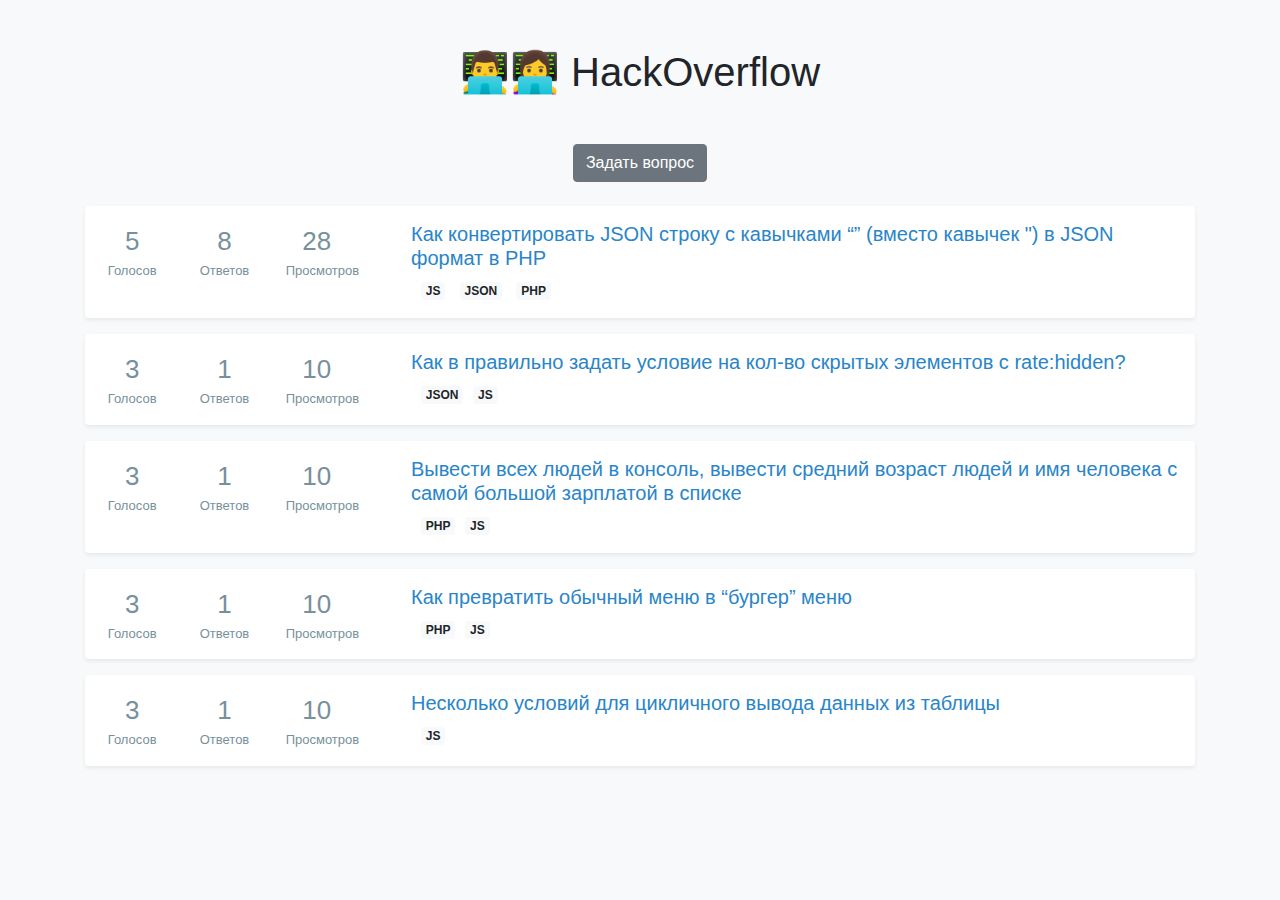
<file: index.html>
<!DOCTYPE html>
<html lang="en">
	<head>
		<!-- Required meta tags -->
		<meta charset="utf-8" />
		<meta
			name="viewport"
			content="width=device-width, initial-scale=1, shrink-to-fit=no"
		/>
		<!-- Bootstrap CSS -->
		<link rel="stylesheet" href="libs/bootstrap/css/bootstrap.min.css" />
		<!-- User CSS -->
		<link rel="stylesheet" href="css/main.css" />
		<!-- Title -->
		<title>Главная страница</title>
	</head>
	<body>
		<div class="container">

			<h1 class="text-center mt-5 mb-5">👨‍💻👩‍💻 HackOverflow</h1>
			<div class="text-center mb-4">
				<a href="new.html" class="btn btn-secondary">Задать вопрос</a>	
            </div>
            <div data-cardsplace>

			<!-- Карточка -->
			<div class="my-3 p-3 bg-white rounded shadow-sm">
				<div class="row">
					<div class="col-1 text-muted">
						<div class="rate">
							<div class="rate__value">5</div>
							<div class="rate__name">Голосов</div>
						</div>
					</div>
					<div class="col-1 text-muted">
						<div class="rate">
							<div class="rate__value">8</div>
							<div class="rate__name">Ответов</div>
						</div>
					</div>
					<div class="col-1 text-muted">
						<div class="rate">
							<div class="rate__value">28</div>
							<div class="rate__name">Просмотров</div>
						</div>
					</div>
					<div class="col pl-5">
						<div class="question-title-wrapper">
							<h5 class="question-title">
								<a href="inner.html"
									>Как конвертировать JSON строку с кавычками
									“” (вместо кавычек ") в JSON формат в PHP</a
								>
							</h5>
							<div class="question-badges-wrapper">
								<a href="#" class="badge badge-light">JS</a>
								<a href="#" class="badge badge-light">JSON</a>
								<a href="#" class="badge badge-light">PHP</a>
							</div>
						</div>
					</div>
				</div>
			</div>
            <!-- //Карточка -->
        </div>
        </div>
            
		<!-- Optional JavaScript -->
		<!-- jQuery first, then Popper.js, then Bootstrap JS -->
		<script src="libs/jquery/jquery-3.3.1.min.js"></script>
		<!-- <script src="libs/popper/popper.min.js"></script> -->
		<script src="libs/bootstrap/js/bootstrap.min.js"></script>
        <!-- User JS -->
        <script src="js/Database.js"></script>
        <script src="js/Location.js"></script>
        <script src="js/Card.js"></script>
        <script src="js/index.js"></script>
	</body>
</html>
</file>
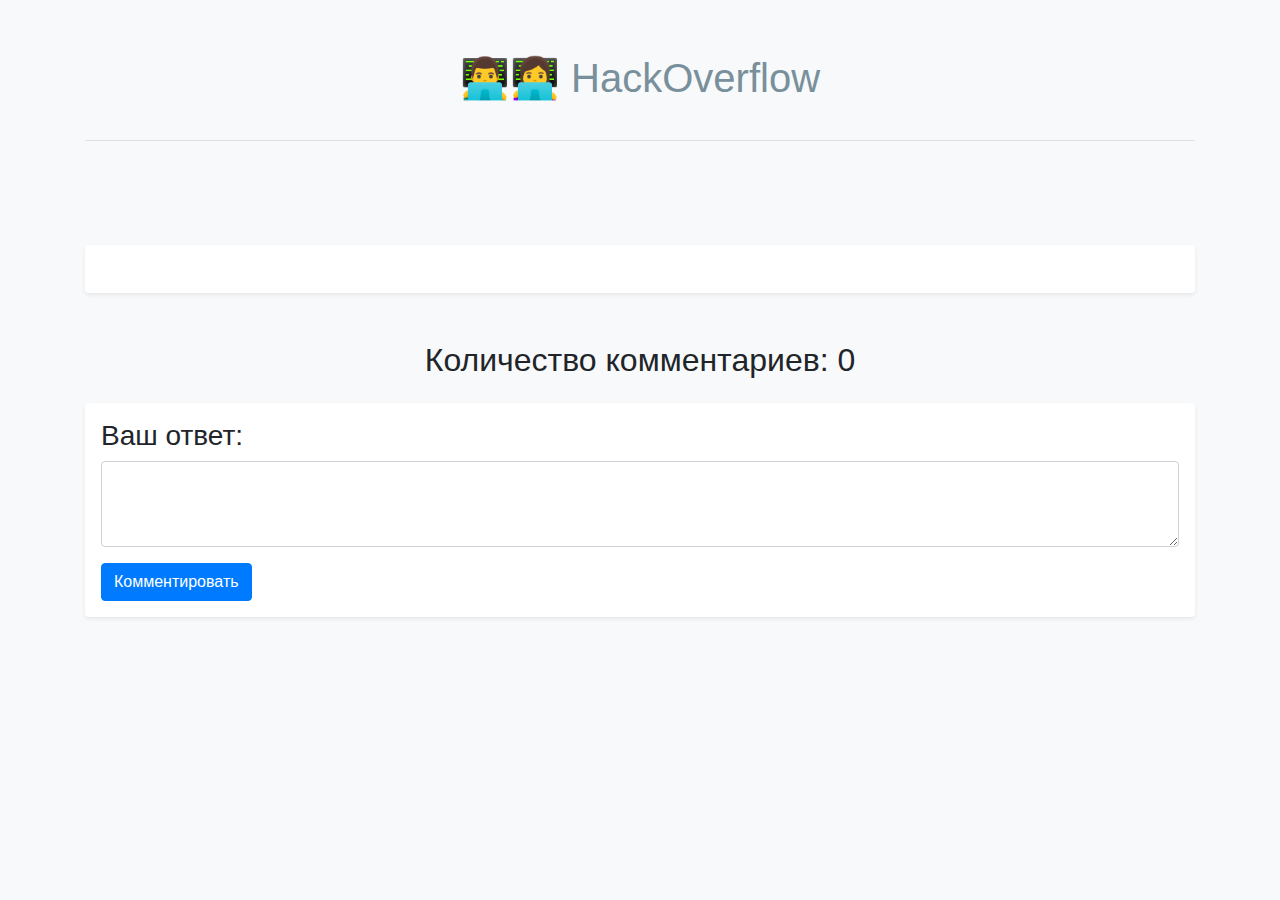
<file: inner.html>
<!DOCTYPE html>
<html lang="en">
	<head>
		<!-- Required meta tags -->
		<meta charset="utf-8" />
		<meta
			name="viewport"
			content="width=device-width, initial-scale=1, shrink-to-fit=no"
		/>
		<!-- Bootstrap CSS -->
		<link rel="stylesheet" href="libs/bootstrap/css/bootstrap.min.css" />
		<!-- User CSS -->
		<link rel="stylesheet" href="css/main.css" />
		<!-- Title -->
		<title>Страница вопроса</title>
		<link
			rel="stylesheet"
			href="https://cdnjs.cloudflare.com/ajax/libs/font-awesome/5.11.2/css/all.min.css"
		/>
	</head>
	<body>
		<div class="container">
			<div class="site-title-wrapper">
				<a href="index.html" class="site-title">👨‍💻👩‍💻 HackOverflow</a>
			</div>
			<hr />

			<div class="row mt-5 mb-5">
				<div class="col-8 offset-2 text-center">
					<h2 data-titleplace></h2>
					<div class="question-badges-wrapper" data-badgesplace>
						<!-- <a href="#" class="badge badge-dark">JS</a>
						<a href="#" class="badge badge-dark">JSON</a>
						<a href="#" class="badge badge-dark">PHP</a> -->
					</div>
				</div>
			</div>

			<!-- Вопрос -->
			<div class="my-3 p-3 bg-white rounded shadow-sm">
				<div class="row" data-contentplace>
					<div class="col">
						<pre></pre>
					</div>
				</div>
			</div>
			<!-- //Вопрос -->

			<div class="row mt-5 mb-3">
				<div class="col-8 offset-2 text-center">
					<h2>
						Количество комментариев: <span data-comentsnumberplace>0</span> 
					</h2>
				</div>
			</div>
			
			<div data-commentplace></div>

			<!-- Оставить комментарий -->
			<div class="my-3 p-3 bg-white rounded shadow-sm">
				<div class="row">
					<div class="col-12">
						<form action="">
							<div class="form-group">
								<h3>Ваш ответ:</h3>
								<textarea
									class="form-control"
									id="exampleFormControlTextarea1"
									rows="3"
									data-commentplace
								></textarea>
							</div>
							<button type="submit" class="btn btn-primary" data-addcommentbutton>
								Комментировать
							</button>
						</form>
					</div>
				</div>
			</div>
			<!-- //Оставить комментарий -->


		<!-- Optional JavaScript -->
		<!-- jQuery first, then Popper.js, then Bootstrap JS -->
		<script src="libs/jquery/jquery-3.3.1.min.js"></script>
		<script src="libs/popper/popper.min.js"></script>
		<script src="libs/bootstrap/js/bootstrap.min.js"></script>
		<!-- User JS -->
		<script src="js/Database.js"></script>
        <script src="js/Location.js"></script>
		<script src="js/Card.js"></script>
		<script src="js/CommentView.js"></script>
		<script src="js/inner.js"></script>
	</body>
</html>
</file>
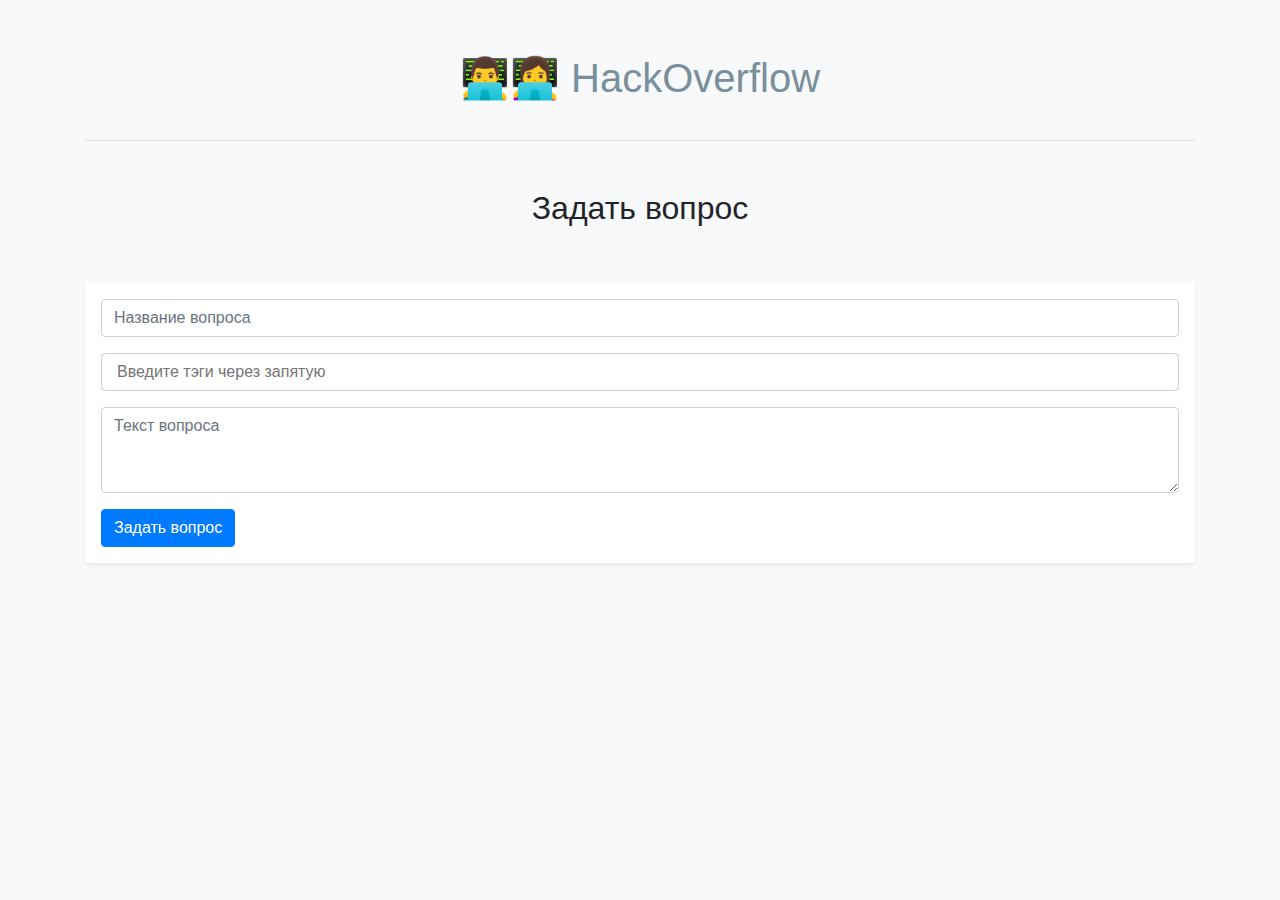
<file: new.html>
<!DOCTYPE html>
<html lang="en">
	<head>
		<!-- Required meta tags -->
		<meta charset="utf-8" />
		<meta
			name="viewport"
			content="width=device-width, initial-scale=1, shrink-to-fit=no"
		/>
		<!-- Bootstrap CSS -->
		<link rel="stylesheet" href="libs/bootstrap/css/bootstrap.min.css" />
		<!-- User CSS -->
		<link rel="stylesheet" href="css/main.css" />
		<!-- Title -->
		<title>Создать вопрос</title>
		<link
			rel="stylesheet"
			href="https://cdnjs.cloudflare.com/ajax/libs/font-awesome/5.11.2/css/all.min.css"
		/>
	</head>
	<body>
		<div class="container">
			<div class="site-title-wrapper">
				<a href="index.html" class="site-title">👨‍💻👩‍💻 HackOverflow</a>
			</div>
			<hr />

			<div class="row mt-5 mb-5">
				<div class="col-8 offset-2 text-center">
					<h2>
						Задать вопрос
					</h2>
				</div>
			</div>

			<!-- Форма вопроса -->
			<div class="my-3 p-3 bg-white rounded shadow-sm">
				<div class="row">
					<div class="col-12">
						<form action="">
							<div class="form-group">
                                <input 
                                    class="form-control" 
                                    type="text" 
									placeholder="Название вопроса"
									data-titleplace
                                >
                            </div>
                            <div class="form-group">
                                <div class="form-control badges-input" >
                                    <input type="text" class="input-for-badges" data-badges placeholder="Введите тэги через запятую">
                                </div>
                            </div>
                            
							<div class="form-group">
								<textarea
									class="form-control"
                                    rows="3"
									placeholder="Текст вопроса"
									data-contentplace
								></textarea>
							</div>
							<button type="submit" class="btn btn-primary" data-addproblem>
								Задать вопрос
							</button>
						</form>
					</div>
				</div>
			</div>
			<!-- // Форма вопроса  -->


		<!-- Optional JavaScript -->
		<!-- jQuery first, then Popper.js, then Bootstrap JS -->
		<script src="libs/jquery/jquery-3.3.1.min.js"></script>
		<script src="libs/popper/popper.min.js"></script>
		<script src="libs/bootstrap/js/bootstrap.min.js"></script>
		<!-- User JS -->
		<script src="js/Database.js"></script>
        <script src="js/Location.js"></script>
		<script src="js/new.js"></script>
	</body>
</html>
</file>
<file: css/main.css>
html,
body {
	background-color: #f8f9fa;
}

a {
	color: #2985c8;
}

.site-title-wrapper {
	padding: 3rem 0px 1rem;
	text-align: center;

}

.site-title {
	font-size: 40px;
	color: #78909C;
	font-weight: 500;
}

.site-title:hover {
	text-decoration: none;
}

.rate {
	display: flex;
	flex-direction: column;
	color: #78909c;
	text-align: center;
}

.rate__value {
	font-size: 26px;
}

.rate__name {
	font-size: 13px;
}

.question-title-wrapper {
	display: flex;
	flex-direction: column;
	justify-content: center;
}

.copyright {
	color: #78909c;
	font-size: 13px;
	text-align: center;
}

.vote {
	display: flex;
	flex-direction: column;
	justify-content: center;
	align-items: center;
}
.vote__plus {
	font-size: 18px;
}

.vote__value {
	font-size: 26px;
	font-weight: 600;
}
.vote__minus {
	font-size: 18px;
}

.input-for-badges {
	border: none;
	width: auto;
}

.badges-input {
	display: flex;
	align-items: center;
}

.badges-input .badge {
	flex-grow: 0;
	margin-right: 10px;
}

.badge {
	margin-left: 10px;
}

.input-for-badges {
	flex-grow: 5;
	padding-left: 3px;
	padding-right: 3px;
}
</file>
